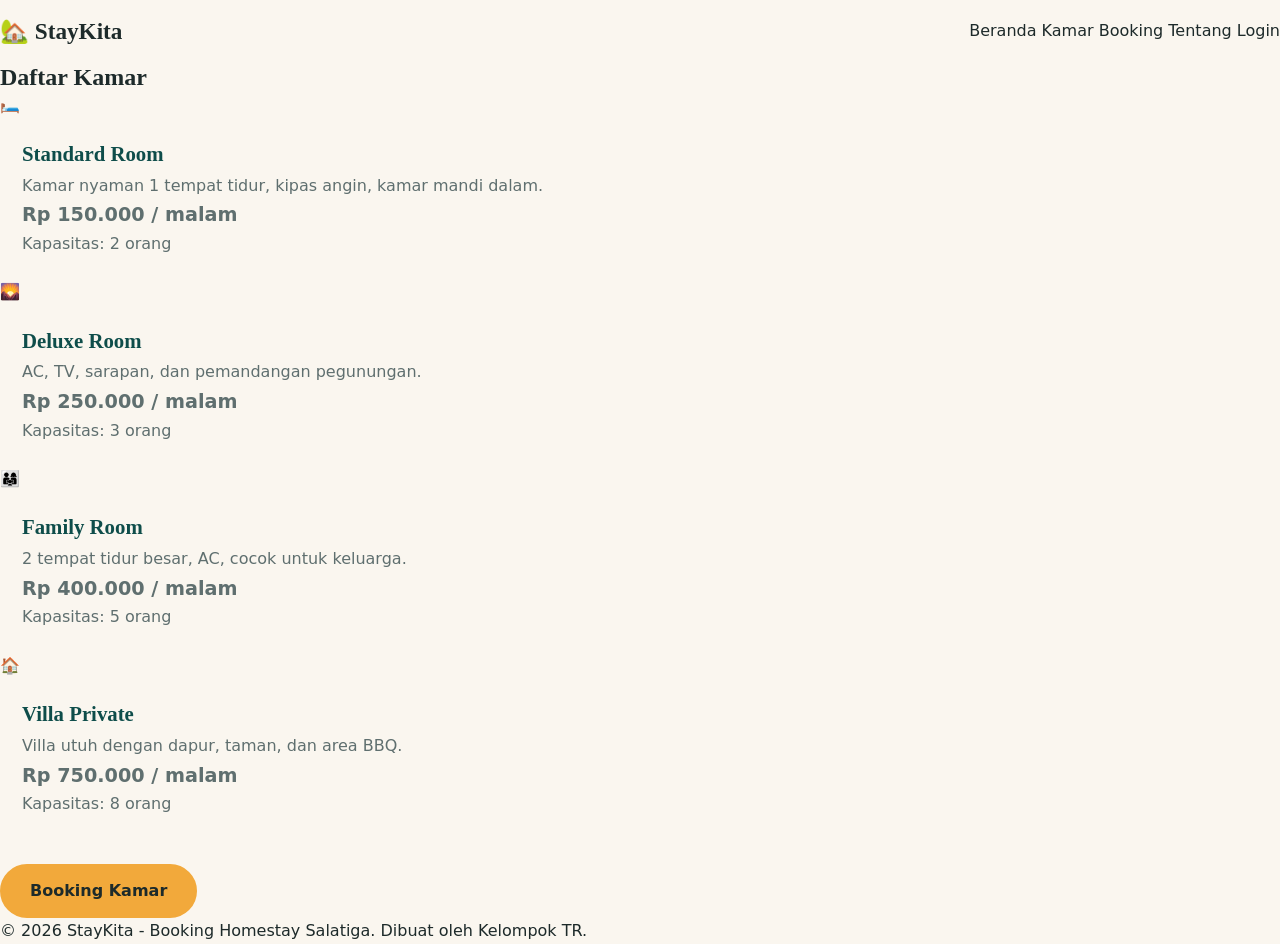
<file: kamar.html>
<!DOCTYPE html>
<html lang="id">

<head>
  <meta charset="UTF-8">
  <meta name="viewport" content="width=device-width, initial-scale=1.0">
  <title>Kamar - StayKita</title>
  <link rel="stylesheet" href="css/style.css">
</head>

<body>
  <header>
    <div class="bar">
      <a class="logo" href="index.html">🏡 StayKita</a>
      <nav>
        <a href="index.html">Beranda</a>
        <a href="kamar.html" class="aktif">Kamar</a>
        <a href="booking.html">Booking</a>
        <a href="tentang.html">Tentang</a>
        <a href="login.html">Login</a>
      </nav>
    </div>
  </header>
  <main>
    <h2>Daftar Kamar</h2>
    <div class="grid">
      <div class="card">
        <div class="img">
          🛏️
        </div>
        <div class="isi">
          <h3>Standard Room</h3>
          <p>Kamar nyaman 1 tempat tidur, kipas angin, kamar mandi dalam.</p>
          <p class="harga">Rp 150.000 / malam</p>
          <p>Kapasitas: 2 orang</p>
        </div>
      </div>
      <div class="card">
        <div class="img">
          🌄
        </div>
        <div class="isi">
          <h3>Deluxe Room</h3>
          <p>AC, TV, sarapan, dan pemandangan pegunungan.</p>
          <p class="harga">Rp 250.000 / malam</p>
          <p>Kapasitas: 3 orang</p>
        </div>
      </div>
      <div class="card">
        <div class="img">
          👨‍👩‍👧
        </div>
        <div class="isi">
          <h3>Family Room</h3>
          <p>2 tempat tidur besar, AC, cocok untuk keluarga.</p>
          <p class="harga">Rp 400.000 / malam</p>
          <p>Kapasitas: 5 orang</p>
        </div>
      </div>
      <div class="card">
        <div class="img">
          🏠
        </div>
        <div class="isi">
          <h3>Villa Private</h3>
          <p>Villa utuh dengan dapur, taman, dan area BBQ.</p>
          <p class="harga">Rp 750.000 / malam</p>
          <p>Kapasitas: 8 orang</p>
        </div>
      </div>
    </div>
    <p style="margin-top:24px">
      <a class="btn" href="booking.html">Booking Kamar</a>
    </p>
  </main>
  <footer>
    <p>&copy; 2026 StayKita - Booking Homestay Salatiga. Dibuat oleh Kelompok TR.</p>
  </footer>
</body>

</html>
</file>
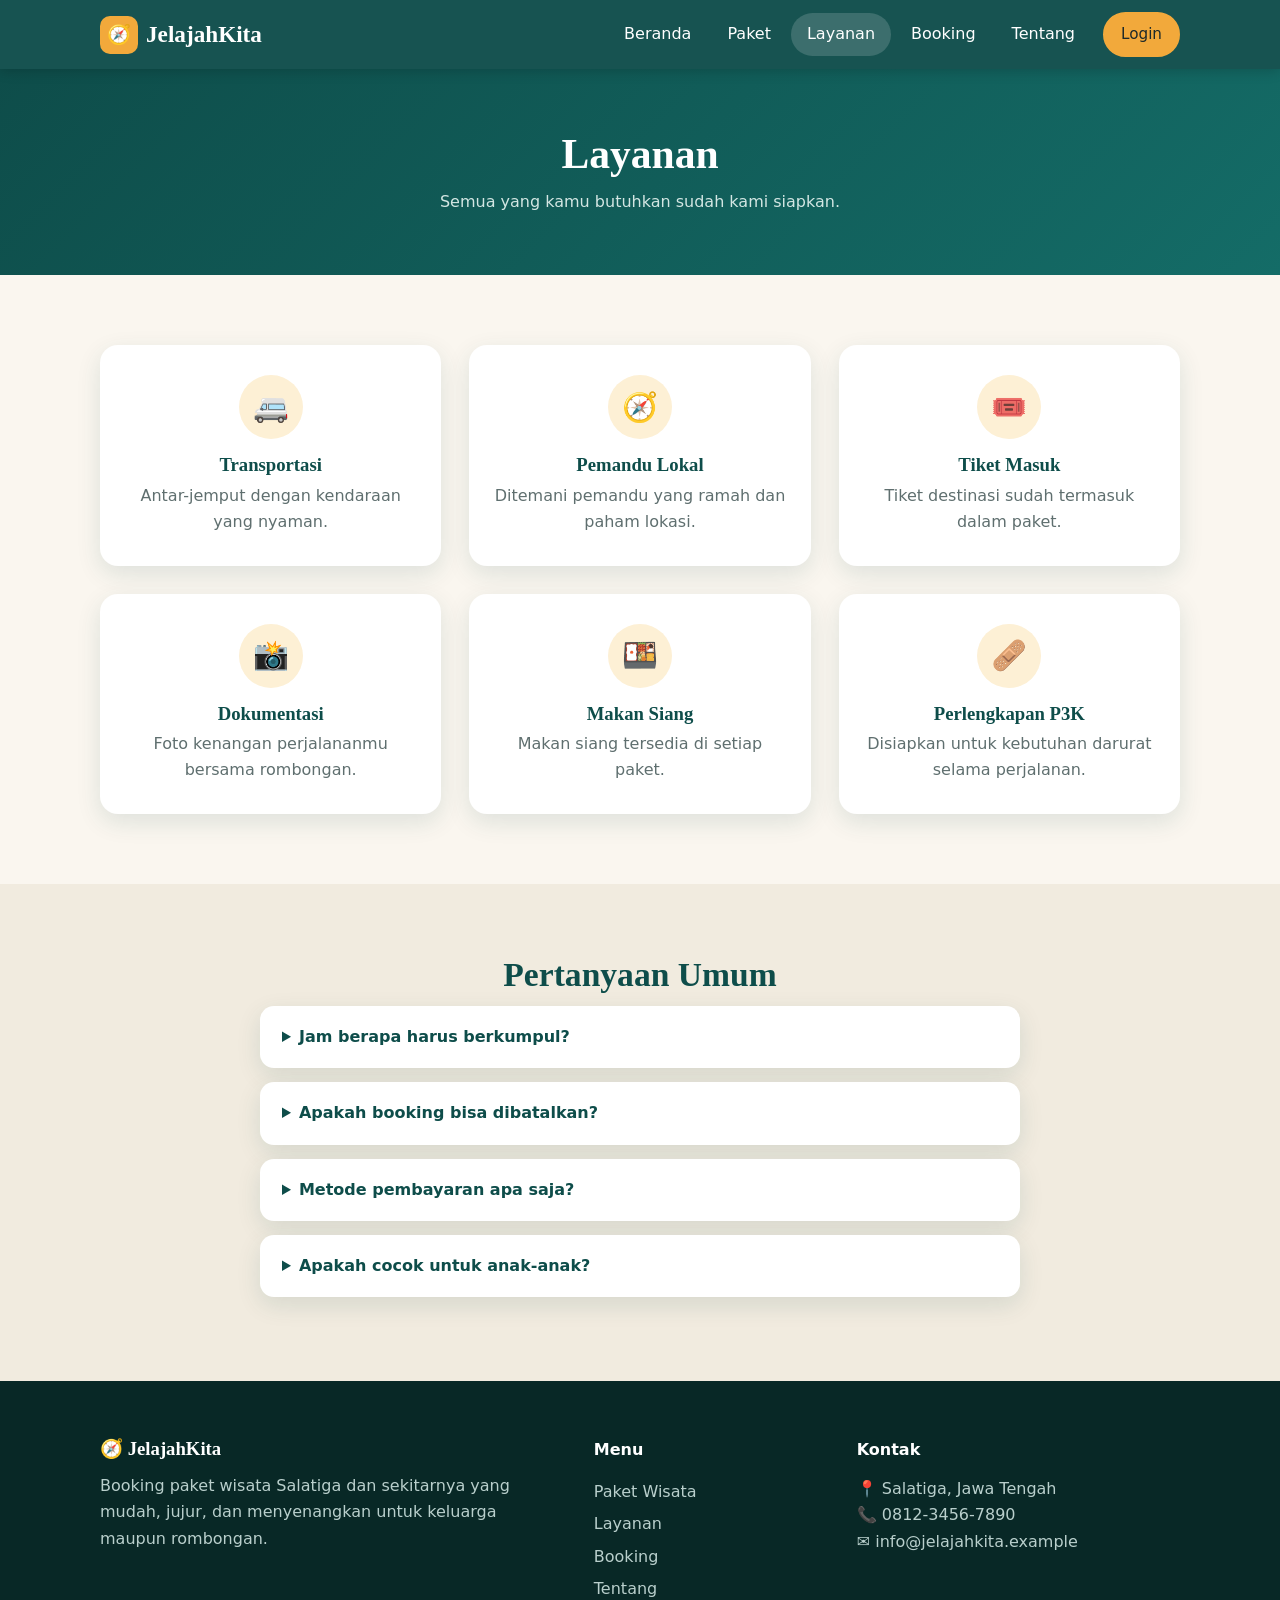
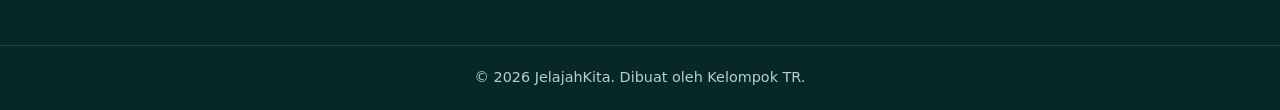
<file: layanan.html>
<!DOCTYPE html>
<html lang="id">

<head>
  <meta charset="UTF-8">
  <meta name="viewport" content="width=device-width, initial-scale=1.0">
  <title>Layanan - JelajahKita</title>
  <link rel="stylesheet" href="css/style.css">
</head>

<body>
  <header class="topbar">
    <div class="wrap bar">
      <a class="logo" href="index.html"><span class="logo-ikon">🧭</span>JelajahKita</a>
      <input type="checkbox" id="menu" class="menu-cek">
      <label for="menu" class="burger" aria-label="Buka menu"><span></span><span></span><span></span></label>
      <nav class="menu">
        <a href="index.html">Beranda</a>
        <a href="paket.html">Paket</a>
        <a href="layanan.html" class="aktif">Layanan</a>

        <a href="booking.html">Booking</a>
        <a href="tentang.html">Tentang</a>
        <a href="login.html" class="btn btn-kecil">Login</a>
      </nav>
    </div>
  </header>
  <section class="banner">
    <div class="wrap">
      <h1>Layanan</h1>
      <p>Semua yang kamu butuhkan sudah kami siapkan.</p>
    </div>
  </section>
  <section class="wrap bagian">
    <div class="grid-3">
      <div class="fitur"><span class="ikon">🚐</span>
        <h3>Transportasi</h3>
        <p>Antar-jemput dengan kendaraan yang nyaman.</p>
      </div>
      <div class="fitur"><span class="ikon">🧭</span>
        <h3>Pemandu Lokal</h3>
        <p>Ditemani pemandu yang ramah dan paham lokasi.</p>
      </div>
      <div class="fitur"><span class="ikon">🎟️</span>
        <h3>Tiket Masuk</h3>
        <p>Tiket destinasi sudah termasuk dalam paket.</p>
      </div>
      <div class="fitur"><span class="ikon">📸</span>
        <h3>Dokumentasi</h3>
        <p>Foto kenangan perjalananmu bersama rombongan.</p>
      </div>
      <div class="fitur"><span class="ikon">🍱</span>
        <h3>Makan Siang</h3>
        <p>Makan siang tersedia di setiap paket.</p>
      </div>
      <div class="fitur"><span class="ikon">🩹</span>
        <h3>Perlengkapan P3K</h3>
        <p>Disiapkan untuk kebutuhan darurat selama perjalanan.</p>
      </div>
    </div>
  </section>
  <section class="bagian abu">
    <div class="wrap sempit">
      <h2 class="judul">Pertanyaan Umum</h2>
      <div class="faq">
        <details>
          <summary>Jam berapa harus berkumpul?</summary>
          <p>Mohon hadir di titik kumpul 30 menit sebelum jam berangkat.</p>
        </details>
        <details>
          <summary>Apakah booking bisa dibatalkan?</summary>
          <p>Bisa, maksimal 2 hari sebelum tanggal keberangkatan.</p>
        </details>
        <details>
          <summary>Metode pembayaran apa saja?</summary>
          <p>Transfer bank dan bayar langsung di titik kumpul.</p>
        </details>
        <details>
          <summary>Apakah cocok untuk anak-anak?</summary>
          <p>Cocok. Mohon cantumkan usia peserta pada kolom catatan saat booking.</p>
        </details>
      </div>
    </div>
  </section>
  <footer class="footer">
    <div class="wrap footer-grid">
      <div>
        <h3>🧭 JelajahKita</h3>
        <p>Booking paket wisata Salatiga dan sekitarnya yang mudah, jujur, dan menyenangkan untuk keluarga maupun
          rombongan.</p>
      </div>
      <div>
        <h4>Menu</h4>
        <a href="paket.html">Paket Wisata</a>
        <a href="layanan.html">Layanan</a>

        <a href="booking.html">Booking</a>
        <a href="tentang.html">Tentang</a>
      </div>
      <div>
        <h4>Kontak</h4>
        <p>📍 Salatiga, Jawa Tengah</p>
        <p>📞 0812-3456-7890</p>
        <p>✉️ info@jelajahkita.example</p>
      </div>
    </div>
    <p class="hak-cipta">&copy; 2026 JelajahKita. Dibuat oleh Kelompok TR.</p>
  </footer>
  <script src="js/auth.js"></script>
</body>

</html>
</file>
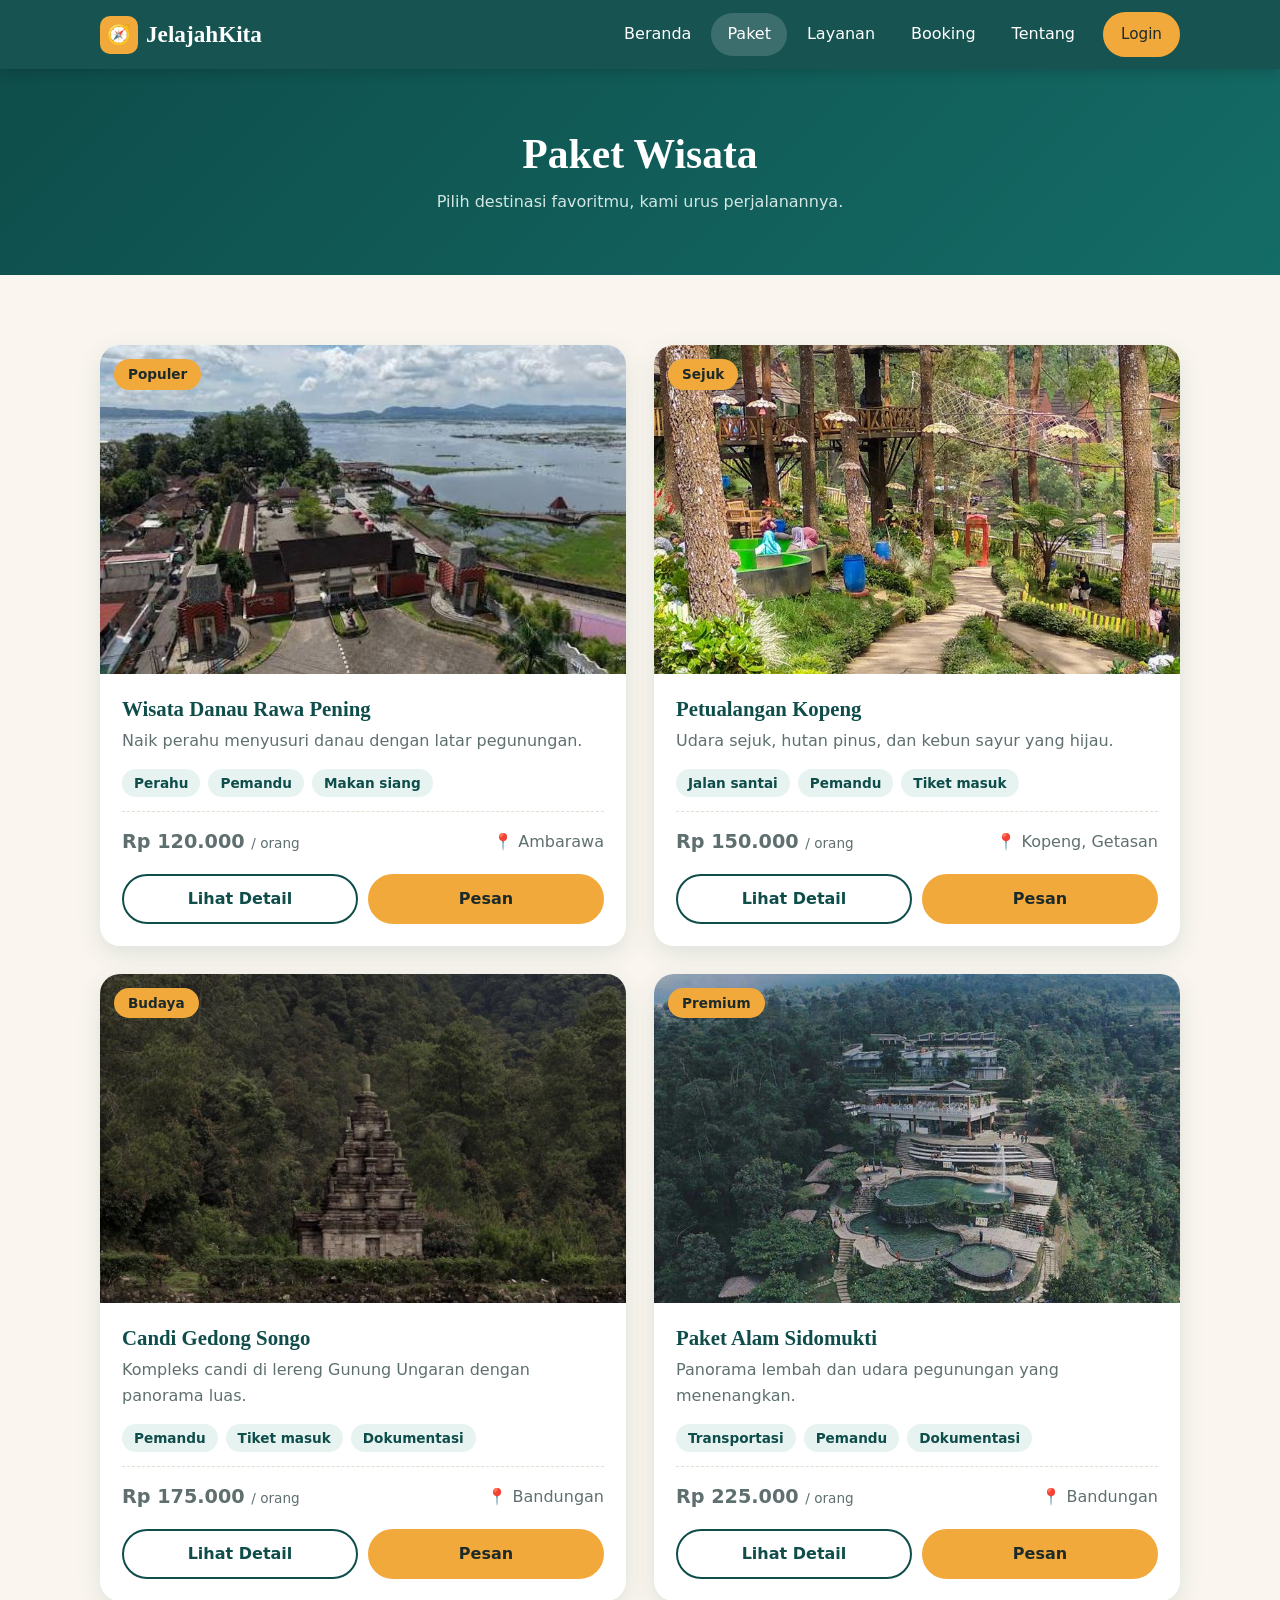
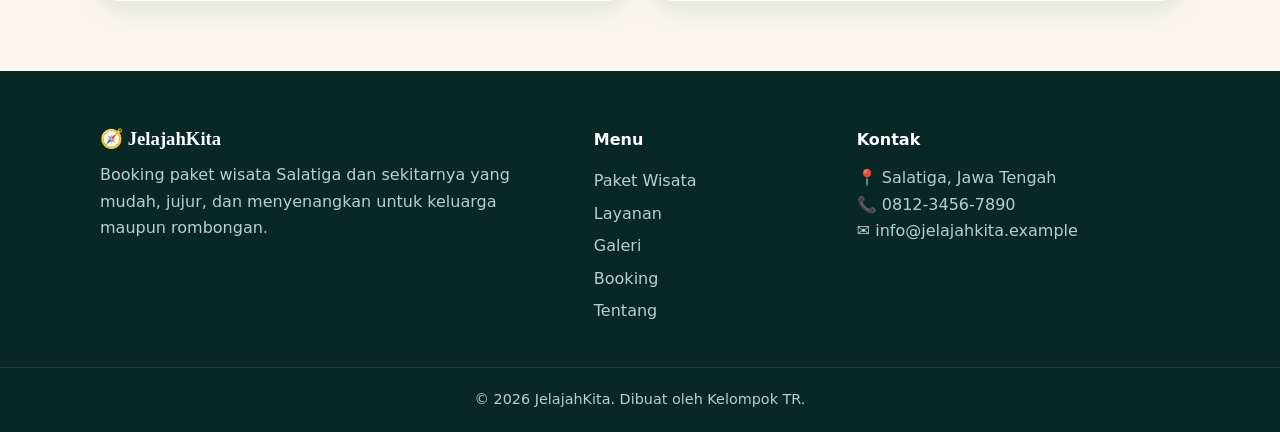
<file: paket.html>
<!DOCTYPE html>
<html lang="id">

<head>
  <meta charset="UTF-8">
  <meta name="viewport" content="width=device-width, initial-scale=1.0">
  <title>Paket Wisata - JelajahKita</title>
  <link rel="stylesheet" href="css/style.css">
</head>

<body>
  <header class="topbar">
    <div class="wrap bar">
      <a class="logo" href="index.html"><span class="logo-ikon">🧭</span>JelajahKita</a>
      <input type="checkbox" id="menu" class="menu-cek">
      <label for="menu" class="burger" aria-label="Buka menu"><span></span><span></span><span></span></label>
      <nav class="menu">
        <a href="index.html">Beranda</a>
        <a href="paket.html" class="aktif">Paket</a>
        <a href="layanan.html">Layanan</a>

        <a href="booking.html">Booking</a>
        <a href="tentang.html">Tentang</a>
        <a href="login.html" class="btn btn-kecil">Login</a>
      </nav>
    </div>
  </header>
  <section class="banner">
    <div class="wrap">
      <h1>Paket Wisata</h1>
      <p>Pilih destinasi favoritmu, kami urus perjalanannya.</p>
    </div>
  </section>
  <section class="wrap bagian">
    <div class="grid-2">
      <article class="kartu-kamar">
        <div class="foto">
          <img src="img/rawapening.jpg" alt="Wisata Danau Rawa Pening">
          <span class="badge">Populer</span>
        </div>
        <div class="isi">
          <h3>Wisata Danau Rawa Pening</h3>
          <p>Naik perahu menyusuri danau dengan latar pegunungan.</p>
          <div class="chips">
            <span class="chip">Perahu</span>
            <span class="chip">Pemandu</span>
            <span class="chip">Makan siang</span>
          </div>
          <div class="harga-baris">
            <p class="harga">Rp 120.000 <small>/ orang</small></p>
            <p class="kapasitas">📍 Ambarawa</p>
          </div>
          <div class="aksi">
            <a class="btn btn-garis" href="detail.html#rawapening">Lihat Detail</a>
            <a class="btn" href="booking.html?paket=rawapening">Pesan</a>
          </div>
        </div>
      </article>
      <article class="kartu-kamar">
        <div class="foto">
          <img src="img/Kopeng.jpg" alt="Petualangan Kopeng">
          <span class="badge">Sejuk</span>
        </div>
        <div class="isi">
          <h3>Petualangan Kopeng</h3>
          <p>Udara sejuk, hutan pinus, dan kebun sayur yang hijau.</p>
          <div class="chips">
            <span class="chip">Jalan santai</span>
            <span class="chip">Pemandu</span>
            <span class="chip">Tiket masuk</span>
          </div>
          <div class="harga-baris">
            <p class="harga">Rp 150.000 <small>/ orang</small></p>
            <p class="kapasitas">📍 Kopeng, Getasan</p>
          </div>
          <div class="aksi">
            <a class="btn btn-garis" href="detail.html#kopeng">Lihat Detail</a>
            <a class="btn" href="booking.html?paket=kopeng">Pesan</a>
          </div>
        </div>
      </article>
      <article class="kartu-kamar">
        <div class="foto">
          <img src="img/Gedongsongo.jpg" alt="Candi Gedong Songo">
          <span class="badge">Budaya</span>
        </div>
        <div class="isi">
          <h3>Candi Gedong Songo</h3>
          <p>Kompleks candi di lereng Gunung Ungaran dengan panorama luas.</p>
          <div class="chips">
            <span class="chip">Pemandu</span>
            <span class="chip">Tiket masuk</span>
            <span class="chip">Dokumentasi</span>
          </div>
          <div class="harga-baris">
            <p class="harga">Rp 175.000 <small>/ orang</small></p>
            <p class="kapasitas">📍 Bandungan</p>
          </div>
          <div class="aksi">
            <a class="btn btn-garis" href="detail.html#gedongsongo">Lihat Detail</a>
            <a class="btn" href="booking.html?paket=gedongsongo">Pesan</a>
          </div>
        </div>
      </article>
      <article class="kartu-kamar">
        <div class="foto">
          <img src="img/UmbulSidomukti.jpg" alt="Paket Alam Sidomukti">
          <span class="badge">Premium</span>
        </div>
        <div class="isi">
          <h3>Paket Alam Sidomukti</h3>
          <p>Panorama lembah dan udara pegunungan yang menenangkan.</p>
          <div class="chips">
            <span class="chip">Transportasi</span>
            <span class="chip">Pemandu</span>
            <span class="chip">Dokumentasi</span>
          </div>
          <div class="harga-baris">
            <p class="harga">Rp 225.000 <small>/ orang</small></p>
            <p class="kapasitas">📍 Bandungan</p>
          </div>
          <div class="aksi">
            <a class="btn btn-garis" href="detail.html#sidomukti">Lihat Detail</a>
            <a class="btn" href="booking.html?paket=sidomukti">Pesan</a>
          </div>
        </div>
      </article>

    </div>
  </section>
  <footer class="footer">
    <div class="wrap footer-grid">
      <div>
        <h3>🧭 JelajahKita</h3>
        <p>Booking paket wisata Salatiga dan sekitarnya yang mudah, jujur, dan menyenangkan untuk keluarga maupun
          rombongan.</p>
      </div>
      <div>
        <h4>Menu</h4>
        <a href="paket.html">Paket Wisata</a>
        <a href="layanan.html">Layanan</a>
        <a href="galeri.html">Galeri</a>
        <a href="booking.html">Booking</a>
        <a href="tentang.html">Tentang</a>
      </div>
      <div>
        <h4>Kontak</h4>
        <p>📍 Salatiga, Jawa Tengah</p>
        <p>📞 0812-3456-7890</p>
        <p>✉️ info@jelajahkita.example</p>
      </div>
    </div>
    <p class="hak-cipta">&copy; 2026 JelajahKita. Dibuat oleh Kelompok TR.</p>
  </footer>
  <script src="js/auth.js"></script>
</body>

</html>
</file>
<file: css/style.css>
/* ===== Variabel & reset ===== */
:root {
  --hijau: #0e4d4a;
  --hijau-2: #146c67;
  --emas: #f2a93b;
  --emas-2: #e0952a;
  --krem: #faf6ef;
  --putih: #ffffff;
  --teks: #1d2a2a;
  --abu: #5f6f6f;
  --garis: #e4ded2;
  --bayang: 0 8px 24px rgba(14, 77, 74, 0.12);
}

* {
  box-sizing: border-box;
  margin: 0;
  padding: 0;
}

html {
  scroll-behavior: smooth;
}

body {
  font-family: system-ui, "Segoe UI", Roboto, Arial, sans-serif;
  background: var(--krem);
  color: var(--teks);
  line-height: 1.65;
}

a {
  color: inherit;
  text-decoration: none;
}

img {
  display: block;
  max-width: 100%;
}

h1,
h2,
h3 {
  font-family: Georgia, "Times New Roman", serif;
  line-height: 1.25;
}

:focus-visible {
  outline: 3px solid var(--emas);
  outline-offset: 2px;
}

.wrap {
  max-width: 1120px;
  margin: 0 auto;
  padding: 0 20px;
}

.sempit {
  max-width: 800px;
}

.tengah {
  text-align: center;
  margin-top: 32px;
}

/* ===== Header & navigasi ===== */
.topbar {
  background: rgba(14, 77, 74, 0.96);
  color: var(--putih);
  position: sticky;
  top: 0;
  z-index: 50;
  box-shadow: 0 2px 12px rgba(0, 0, 0, 0.18);
}

.bar {
  display: flex;
  align-items: center;
  justify-content: space-between;
  padding-top: 12px;
  padding-bottom: 12px;
  position: relative;
}

.logo {
  display: flex;
  align-items: center;
  gap: 8px;
  font-family: Georgia, serif;
  font-size: 1.45rem;
  font-weight: 700;
}

.logo-ikon {
  display: grid;
  place-items: center;
  width: 38px;
  height: 38px;
  background: var(--emas);
  border-radius: 10px;
  font-size: 1.2rem;
}

.menu {
  display: flex;
  align-items: center;
  gap: 4px;
}

.menu a {
  padding: 8px 16px;
  border-radius: 999px;
  font-weight: 500;
  transition: background 0.2s, color 0.2s;
}

.menu a:hover,
.menu a.aktif {
  background: rgba(255, 255, 255, 0.16);
}

.menu .btn-kecil {
  margin-left: 8px;
  background: var(--emas);
  color: var(--teks);
}

.menu .btn-kecil:hover,
.menu .btn-kecil.aktif {
  background: var(--emas-2);
}

.menu-cek {
  display: none;
}

.burger {
  display: none;
  flex-direction: column;
  gap: 5px;
  padding: 8px;
  cursor: pointer;
}

.burger span {
  width: 26px;
  height: 3px;
  background: var(--putih);
  border-radius: 3px;
}

/* ===== Tombol ===== */
.btn {
  display: inline-block;
  background: var(--emas);
  color: var(--teks);
  border: 2px solid var(--emas);
  padding: 12px 28px;
  border-radius: 999px;
  font-weight: 700;
  font-size: 1rem;
  cursor: pointer;
  transition: transform 0.2s, background 0.2s, box-shadow 0.2s;
}

.btn:hover {
  background: var(--emas-2);
  border-color: var(--emas-2);
  transform: translateY(-2px);
  box-shadow: 0 6px 16px rgba(224, 149, 42, 0.4);
}

.btn-kecil {
  padding: 8px 20px;
  font-size: 0.95rem;
}

.btn-putih {
  background: transparent;
  color: var(--putih);
  border-color: var(--putih);
}

.btn-putih:hover {
  background: var(--putih);
  border-color: var(--putih);
  color: var(--hijau);
}

.btn-garis {
  background: transparent;
  color: var(--hijau);
  border-color: var(--hijau);
  width: 100%;
  text-align: center;
  margin-top: 16px;
}

.btn-garis:hover {
  background: var(--hijau);
  border-color: var(--hijau);
  color: var(--putih);
}

.btn-penuh {
  width: 100%;
  margin-top: 22px;
}

/* ===== Hero ===== */
.hero {
  background:
    linear-gradient(90deg, rgba(8, 40, 38, 0.85), rgba(8, 40, 38, 0.35)),
    url("../img/background.jpg") center / cover no-repeat;
  color: var(--putih);
  padding: 110px 0 140px;
}

.hero-isi {
  max-width: 760px;
  margin: 0 auto 0 max(0px, calc((100% - 1120px) / 2));
}

.label {
  display: inline-block;
  background: rgba(242, 169, 59, 0.2);
  color: var(--emas);
  padding: 6px 16px;
  border-radius: 999px;
  font-weight: 600;
  font-size: 0.9rem;
  margin-bottom: 18px;
}

.hero h1 {
  font-size: 3.2rem;
  margin-bottom: 16px;
}

.hero p {
  font-size: 1.15rem;
  max-width: 560px;
  margin-bottom: 30px;
  color: #e3efed;
}

.tombol-baris {
  display: flex;
  flex-wrap: wrap;
  gap: 14px;
}

/* ===== Statistik ===== */
.statistik {
  display: grid;
  grid-template-columns: repeat(4, 1fr);
  background: var(--putih);
  border-radius: 20px;
  box-shadow: var(--bayang);
  margin-top: -64px;
  position: relative;
  padding: 28px 20px;
  text-align: center;
}

.statistik div + div {
  border-left: 1px solid var(--garis);
}

.statistik strong {
  display: block;
  font-family: Georgia, serif;
  font-size: 2rem;
  color: var(--hijau);
}

.statistik span {
  color: var(--abu);
}

/* ===== Bagian umum ===== */
.bagian {
  padding-top: 70px;
  padding-bottom: 70px;
}

.abu {
  background: #f1ebdf;
}

.judul {
  text-align: center;
  font-size: 2.1rem;
  color: var(--hijau);
  margin-bottom: 10px;
}

.judul.kiri {
  text-align: left;
}

.sub {
  text-align: center;
  color: var(--abu);
  margin-bottom: 40px;
}

.banner {
  background: linear-gradient(135deg, var(--hijau), var(--hijau-2));
  color: var(--putih);
  padding: 60px 0;
  text-align: center;
}

.banner h1 {
  font-size: 2.6rem;
  margin-bottom: 8px;
}

.banner p {
  color: #d3e6e3;
}

/* ===== Grid ===== */
.grid-2 {
  display: grid;
  grid-template-columns: repeat(2, 1fr);
  gap: 28px;
}

.grid-3 {
  display: grid;
  grid-template-columns: repeat(3, 1fr);
  gap: 28px;
}

.grid-4 {
  display: grid;
  grid-template-columns: repeat(4, 1fr);
  gap: 24px;
}

/* ===== Kartu fitur ===== */
.fitur {
  background: var(--putih);
  padding: 30px 24px;
  border-radius: 18px;
  text-align: center;
  box-shadow: var(--bayang);
  transition: transform 0.25s;
}

.fitur:hover {
  transform: translateY(-6px);
}

.ikon {
  display: inline-grid;
  place-items: center;
  width: 64px;
  height: 64px;
  background: #fdf0d5;
  border-radius: 50%;
  font-size: 1.8rem;
  margin-bottom: 14px;
}

.fitur h3 {
  color: var(--hijau);
  margin-bottom: 6px;
}

.fitur p {
  color: var(--abu);
}

/* ===== Kartu kamar ===== */
.kartu-kamar {
  background: var(--putih);
  border-radius: 20px;
  overflow: hidden;
  box-shadow: var(--bayang);
  transition: transform 0.25s, box-shadow 0.25s;
}

.kartu-kamar:hover {
  transform: translateY(-6px);
  box-shadow: 0 14px 32px rgba(14, 77, 74, 0.2);
}

.foto {
  position: relative;
  aspect-ratio: 16 / 10;
  overflow: hidden;
}

.foto img {
  width: 100%;
  height: 100%;
  object-fit: cover;
  transition: transform 0.4s;
}

.kartu-kamar:hover .foto img {
  transform: scale(1.06);
}

.badge {
  position: absolute;
  top: 14px;
  left: 14px;
  background: var(--emas);
  color: var(--teks);
  padding: 4px 14px;
  border-radius: 999px;
  font-size: 0.85rem;
  font-weight: 700;
}

.isi {
  padding: 22px;
}

.isi h3 {
  color: var(--hijau);
  font-size: 1.3rem;
  margin-bottom: 6px;
}

.isi p {
  color: var(--abu);
}

.chips {
  display: flex;
  flex-wrap: wrap;
  gap: 8px;
  margin: 14px 0;
}

.chip {
  background: #e7f3f1;
  color: var(--hijau);
  padding: 3px 12px;
  border-radius: 999px;
  font-size: 0.85rem;
  font-weight: 600;
}

.harga-baris {
  display: flex;
  justify-content: space-between;
  align-items: center;
  border-top: 1px dashed var(--garis);
  padding-top: 14px;
}

.harga {
  color: var(--hijau-2);
  font-weight: 800;
  font-size: 1.2rem;
}

.harga small {
  color: var(--abu);
  font-weight: 400;
  font-size: 0.85rem;
}

/* ===== Testimoni ===== */
.testi {
  background: var(--putih);
  padding: 28px;
  border-radius: 18px;
  box-shadow: var(--bayang);
  border-top: 4px solid var(--emas);
}

.testi p {
  font-style: italic;
  margin-bottom: 18px;
}

.testi footer {
  display: flex;
  align-items: center;
  gap: 12px;
}

.avatar {
  display: grid;
  place-items: center;
  width: 42px;
  height: 42px;
  background: var(--hijau);
  color: var(--putih);
  border-radius: 50%;
  font-weight: 700;
}

/* ===== Ajakan (CTA) ===== */
.cta {
  background: linear-gradient(135deg, var(--hijau), var(--hijau-2));
  color: var(--putih);
  text-align: center;
  padding: 56px 24px;
  border-radius: 24px;
  margin-bottom: 70px;
}

.cta h2 {
  font-size: 2rem;
  margin-bottom: 8px;
}

.cta p {
  margin-bottom: 24px;
  color: #d3e6e3;
}

/* ===== FAQ ===== */
.faq details {
  background: var(--putih);
  border-radius: 14px;
  padding: 18px 22px;
  margin-bottom: 14px;
  box-shadow: var(--bayang);
}

.faq summary {
  cursor: pointer;
  font-weight: 700;
  color: var(--hijau);
}

.faq details p {
  margin-top: 10px;
  color: var(--abu);
}

/* ===== Form ===== */
.dua-kolom {
  display: grid;
  grid-template-columns: 1.4fr 1fr;
  gap: 32px;
  align-items: start;
}

.dua-kolom.rata {
  grid-template-columns: 1fr 1fr;
  align-items: center;
}

.dua-kolom.rata p {
  margin-bottom: 14px;
  color: var(--abu);
}

.gambar-bulat {
  border-radius: 24px;
  box-shadow: var(--bayang);
  width: 100%;
}

.form-kartu {
  background: var(--putih);
  padding: 32px;
  border-radius: 20px;
  box-shadow: var(--bayang);
}

.form-kartu h2 {
  color: var(--hijau);
  margin-bottom: 6px;
}

.ket {
  color: var(--abu);
  margin-bottom: 8px;
}

.baris {
  display: grid;
  grid-template-columns: 1fr 1fr;
  gap: 4px 16px;
}

.penuh {
  grid-column: 1 / -1;
}

label {
  display: block;
  margin: 14px 0 6px;
  font-weight: 600;
  font-size: 0.95rem;
}

input,
select,
textarea {
  width: 100%;
  padding: 12px 14px;
  border: 1.5px solid var(--garis);
  border-radius: 12px;
  font: inherit;
  background: #fffdf9;
  transition: border-color 0.2s, box-shadow 0.2s;
}

input:focus,
select:focus,
textarea:focus {
  outline: none;
  border-color: var(--hijau-2);
  box-shadow: 0 0 0 4px rgba(20, 108, 103, 0.15);
}

.pesan {
  margin-top: 14px;
  color: #c0392b;
  font-weight: 600;
  text-align: center;
}

.tautan {
  margin-top: 16px;
  text-align: center;
  color: var(--abu);
}

.tautan a {
  color: var(--hijau-2);
  font-weight: 700;
}

/* ===== Samping (booking) ===== */
.samping {
  display: grid;
  gap: 24px;
}

.kotak {
  background: var(--putih);
  padding: 24px;
  border-radius: 20px;
  box-shadow: var(--bayang);
}

.kotak h3 {
  color: var(--hijau);
  margin-bottom: 14px;
}

.daftar {
  list-style: none;
}

.daftar li {
  padding: 8px 0 8px 28px;
  position: relative;
  border-bottom: 1px solid var(--garis);
}

.daftar li::before {
  content: "✔";
  position: absolute;
  left: 0;
  color: var(--hijau-2);
}

.tabel {
  overflow-x: auto;
}

table {
  width: 100%;
  border-collapse: collapse;
  font-size: 0.92rem;
}

th,
td {
  padding: 10px 8px;
  text-align: left;
  border-bottom: 1px solid var(--garis);
}

th {
  color: var(--hijau);
}

/* ===== Login & Register ===== */
.auth {
  display: grid;
  grid-template-columns: 1fr 1fr;
  min-height: calc(100vh - 64px);
}

.auth-kiri {
  background:
    linear-gradient(180deg, rgba(8, 40, 38, 0.2), rgba(8, 40, 38, 0.85)),
    url("../img/pemandangan.jpg") center / cover no-repeat;
  color: var(--putih);
  display: flex;
  flex-direction: column;
  justify-content: flex-end;
  padding: 56px;
}

.auth-kiri h2 {
  font-size: 2.4rem;
  margin-bottom: 10px;
}

.auth-kiri p {
  max-width: 420px;
  color: #d3e6e3;
}

.auth-kanan {
  display: grid;
  place-items: center;
  padding: 40px 20px;
}

.auth-kanan .form-kartu {
  width: 100%;
  max-width: 440px;
}

/* ===== Footer ===== */
.footer {
  background: #082826;
  color: #b9cfcc;
  padding-top: 56px;
}

.footer-grid {
  display: grid;
  grid-template-columns: 2fr 1fr 1.4fr;
  gap: 32px;
}

.footer h3,
.footer h4 {
  color: var(--putih);
  margin-bottom: 12px;
}

.footer a {
  display: block;
  padding: 3px 0;
}

.footer a:hover {
  color: var(--emas);
}

.hak-cipta {
  text-align: center;
  border-top: 1px solid rgba(255, 255, 255, 0.12);
  margin-top: 40px;
  padding: 20px;
  font-size: 0.9rem;
}

/* ===== Responsif ===== */
@media (max-width: 900px) {
  .grid-3,
  .grid-4,
  .dua-kolom,
  .dua-kolom.rata {
    grid-template-columns: 1fr 1fr;
  }

  .dua-kolom {
    grid-template-columns: 1fr;
  }

  .statistik {
    grid-template-columns: 1fr 1fr;
    gap: 20px;
  }

  .statistik div + div {
    border-left: 0;
  }

  .auth {
    grid-template-columns: 1fr;
  }

  .auth-kiri {
    min-height: 260px;
    padding: 36px 24px;
  }

  .burger {
    display: flex;
  }

  .menu {
    display: none;
    position: absolute;
    top: 100%;
    left: 0;
    right: 0;
    flex-direction: column;
    align-items: stretch;
    background: var(--hijau);
    padding: 12px 20px 20px;
  }

  .menu-cek:checked ~ .menu {
    display: flex;
  }

  .menu .btn-kecil {
    margin: 8px 0 0;
    text-align: center;
  }
}

@media (max-width: 620px) {
  .hero {
    padding: 80px 0 110px;
  }

  .hero h1 {
    font-size: 2.2rem;
  }

  .banner h1 {
    font-size: 2rem;
  }

  .grid-2,
  .grid-3,
  .grid-4,
  .dua-kolom.rata,
  .baris,
  .footer-grid {
    grid-template-columns: 1fr;
  }

  .form-kartu {
    padding: 24px 20px;
  }
}

/* ===== Tambahan: animasi masuk ===== */
@keyframes naik {
  from {
    opacity: 0;
    transform: translateY(24px);
  }
  to {
    opacity: 1;
    transform: translateY(0);
  }
}

.hero-isi,
.banner .wrap {
  animation: naik 0.8s ease both;
}

/* ===== Tambahan: tombol aksi & tautan detail ===== */
.aksi {
  display: flex;
  gap: 10px;
  margin-top: 16px;
}

.aksi .btn {
  flex: 1;
  text-align: center;
  padding: 10px 12px;
}

.btn-garis {
  width: auto;
  margin-top: 0;
}

.tautan-detail {
  display: inline-block;
  margin-top: 12px;
  color: var(--hijau-2);
  font-weight: 700;
  transition: transform 0.2s, color 0.2s;
}

.tautan-detail:hover {
  color: var(--emas-2);
  transform: translateX(6px);
}

/* ===== Tambahan: halaman detail ===== */
.subnav {
  display: flex;
  flex-wrap: wrap;
  justify-content: center;
  gap: 12px;
  padding-top: 28px;
}

.subnav a {
  background: var(--putih);
  color: var(--hijau);
  padding: 8px 22px;
  border-radius: 999px;
  font-weight: 700;
  box-shadow: var(--bayang);
  transition: background 0.2s, color 0.2s, transform 0.2s;
}

.subnav a:hover {
  background: var(--hijau);
  color: var(--putih);
  transform: translateY(-3px);
}

.detail {
  display: grid;
  grid-template-columns: 1fr 1fr;
  gap: 48px;
  align-items: center;
}

.detail.balik .detail-foto {
  order: 2;
}

.detail-foto {
  position: relative;
  border-radius: 24px;
  overflow: hidden;
  box-shadow: var(--bayang);
  aspect-ratio: 16 / 11;
}

.detail-foto img {
  width: 100%;
  height: 100%;
  object-fit: cover;
  transition: transform 0.5s;
}

.detail-foto:hover img {
  transform: scale(1.08) rotate(0.6deg);
}

.detail-isi h2 {
  color: var(--hijau);
  font-size: 2rem;
  margin-bottom: 6px;
}

.detail-isi > p {
  color: var(--abu);
  margin: 8px 0 16px;
}

.spek {
  list-style: none;
  display: grid;
  grid-template-columns: repeat(3, 1fr);
  gap: 12px;
  margin-bottom: 8px;
}

.spek li {
  background: var(--putih);
  border-radius: 14px;
  padding: 12px;
  text-align: center;
  box-shadow: var(--bayang);
  transition: transform 0.2s, background 0.2s;
}

.spek li:hover {
  background: #fdf0d5;
  transform: translateY(-4px);
}

.spek strong {
  display: block;
  color: var(--hijau);
  font-size: 0.85rem;
}

section[id] {
  scroll-margin-top: 70px;
}

.kartu-tabel {
  background: var(--putih);
  border-radius: 20px;
  box-shadow: var(--bayang);
  padding: 10px 20px;
}

.banding tr:hover td {
  background: #fdf0d5;
}

/* ===== Tambahan: galeri ===== */
.galeri {
  display: grid;
  grid-template-columns: repeat(3, 1fr);
  gap: 18px;
}

.item {
  position: relative;
  overflow: hidden;
  border-radius: 18px;
  box-shadow: var(--bayang);
  aspect-ratio: 4 / 3;
}

.item.lebar {
  grid-column: span 2;
  aspect-ratio: auto;
}

.item img {
  width: 100%;
  height: 100%;
  object-fit: cover;
  transition: transform 0.5s;
}

.item:hover img {
  transform: scale(1.12);
}

.item figcaption {
  position: absolute;
  inset: 0;
  display: flex;
  flex-direction: column;
  justify-content: flex-end;
  padding: 22px;
  color: var(--putih);
  background: linear-gradient(180deg, transparent 35%, rgba(8, 40, 38, 0.92));
  opacity: 0;
  transform: translateY(14px);
  transition: opacity 0.35s, transform 0.35s;
}

.item:hover figcaption {
  opacity: 1;
  transform: translateY(0);
}

.item figcaption p {
  color: #d3e6e3;
}

/* ===== Tambahan: efek hover lain ===== */
.logo:hover .logo-ikon {
  transform: rotate(-12deg) scale(1.1);
}

.logo-ikon {
  transition: transform 0.25s;
}

.fitur:hover .ikon {
  background: var(--emas);
  transform: rotate(8deg) scale(1.12);
}

.ikon {
  transition: background 0.25s, transform 0.25s;
}

.testi {
  transition: transform 0.25s, border-color 0.25s;
}

.testi:hover {
  transform: translateY(-6px);
  border-top-color: var(--hijau);
}

.chip {
  transition: background 0.2s, color 0.2s;
}

.chip:hover {
  background: var(--hijau);
  color: var(--putih);
}

.footer a {
  transition: color 0.2s, transform 0.2s;
}

.footer a:hover {
  transform: translateX(5px);
}

.statistik div {
  transition: transform 0.25s;
}

.statistik div:hover {
  transform: scale(1.08);
}

/* ===== Tambahan: responsif ===== */
@media (max-width: 1040px) {
  .burger {
    display: flex;
  }

  .menu {
    display: none;
    position: absolute;
    top: 100%;
    left: 0;
    right: 0;
    flex-direction: column;
    align-items: stretch;
    background: var(--hijau);
    padding: 12px 20px 20px;
  }

  .menu-cek:checked ~ .menu {
    display: flex;
  }

  .menu .btn-kecil {
    margin: 8px 0 0;
    text-align: center;
  }
}

@media (max-width: 900px) {
  .detail,
  .galeri {
    grid-template-columns: 1fr;
  }

  .detail.balik .detail-foto {
    order: 0;
  }

  .item.lebar {
    grid-column: auto;
    aspect-ratio: 4 / 3;
  }
}

@media (hover: none) {
  .item figcaption {
    opacity: 1;
    transform: none;
  }
}

@media (max-width: 620px) {
  .spek {
    grid-template-columns: 1fr;
  }

  .aksi {
    flex-direction: column;
  }
}

/* ===== Tambahan: pesan wajib login (tanpa JavaScript, memakai :target) ===== */
.notif {
  display: none;
  background: #fff4dc;
  border-left: 5px solid var(--emas);
  color: #7a5200;
  padding: 12px 16px;
  border-radius: 10px;
  margin: 12px 0 4px;
  font-weight: 600;
}

.notif:target {
  display: block;
}

/* ===== Tambahan: rute perjalanan ===== */
.rute {
  list-style: none;
  margin: 14px 0 6px;
  border-left: 3px solid var(--emas);
  padding-left: 18px;
}

.rute li {
  position: relative;
  padding: 6px 0;
  color: var(--abu);
  transition: transform 0.2s, color 0.2s;
}

.rute li::before {
  content: "";
  position: absolute;
  left: -26px;
  top: 14px;
  width: 11px;
  height: 11px;
  background: var(--hijau-2);
  border: 2px solid var(--krem);
  border-radius: 50%;
}

.rute li:hover {
  transform: translateX(6px);
  color: var(--teks);
}

.rute strong {
  color: var(--hijau);
  margin-right: 8px;
}

/* ===== Tambahan: info login di halaman booking ===== */
.info-login p {
  background: #fff4dc;
  border-left: 5px solid var(--emas);
  color: #7a5200;
  padding: 12px 16px;
  border-radius: 10px;
  margin-top: 28px;
  font-weight: 600;
}

.info-login a {
  color: var(--hijau);
  text-decoration: underline;
}

.info-login a:hover {
  color: var(--emas-2);
}
</file>
